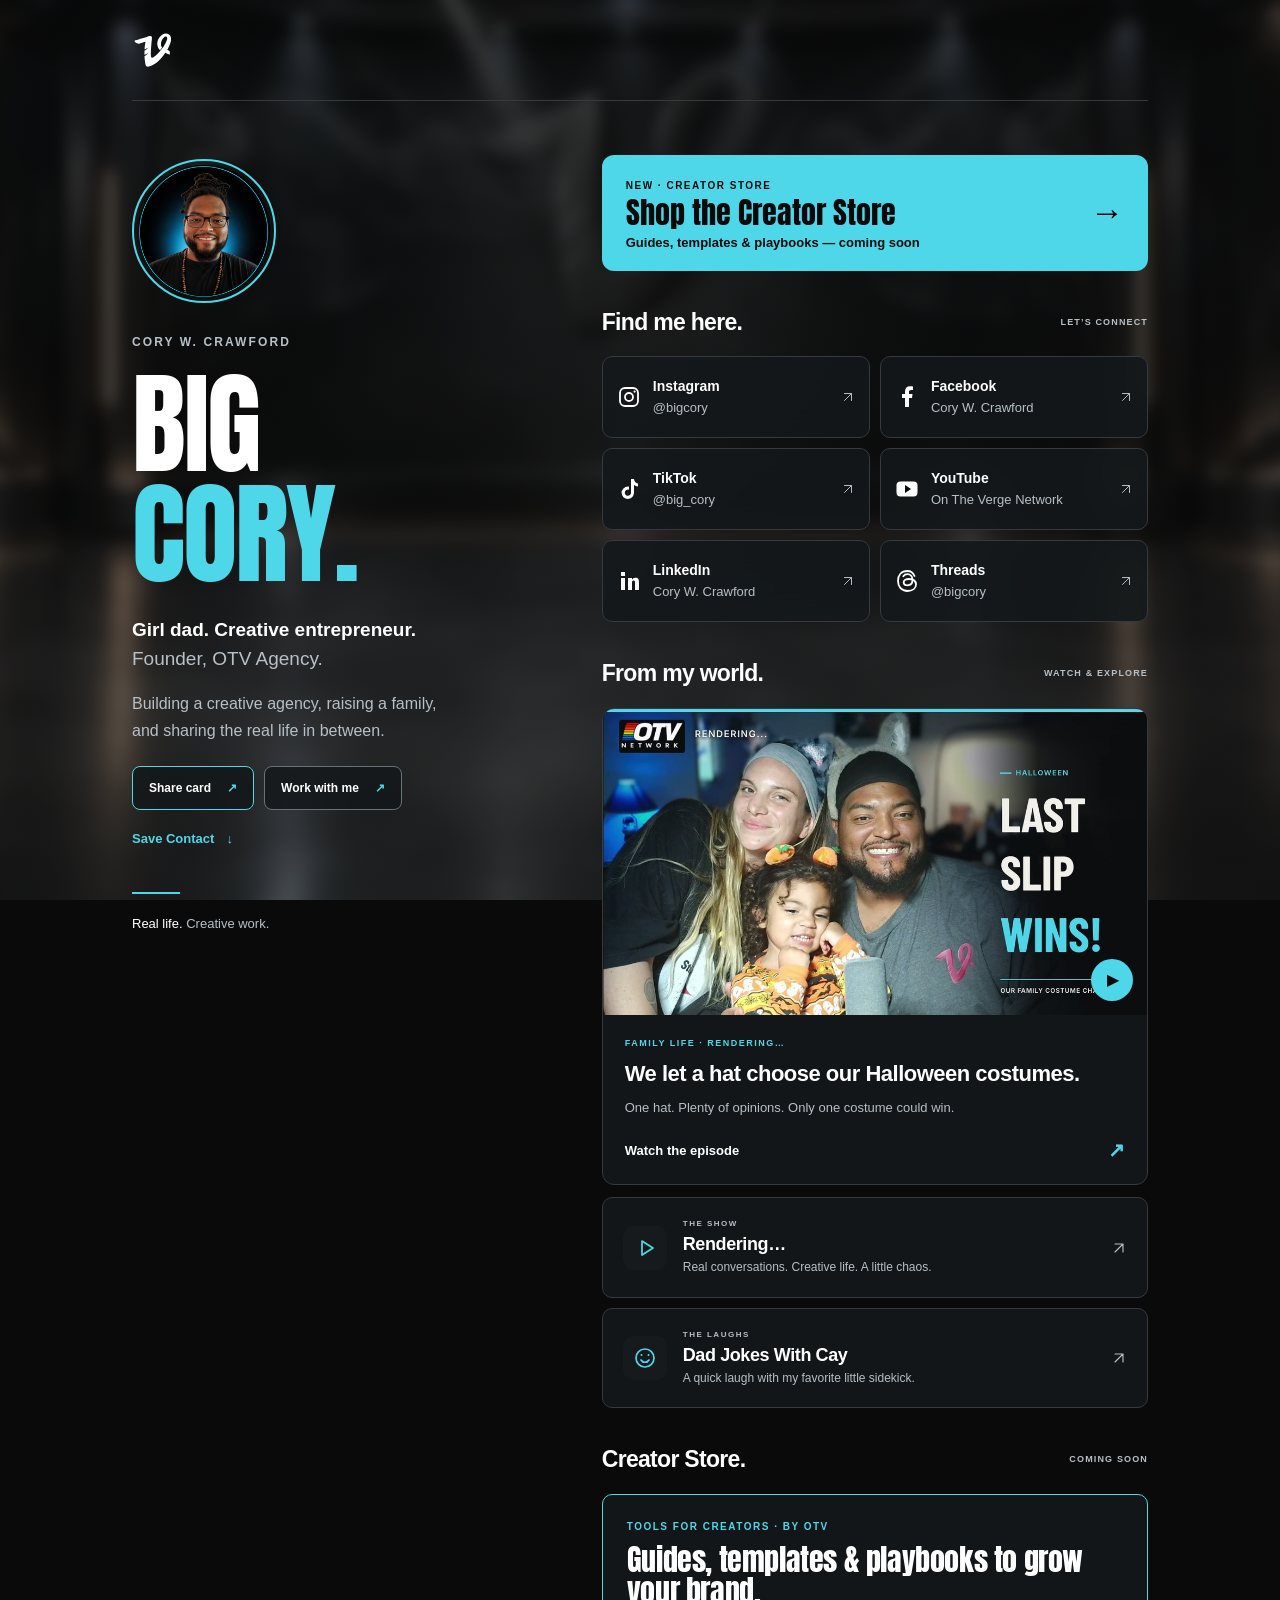
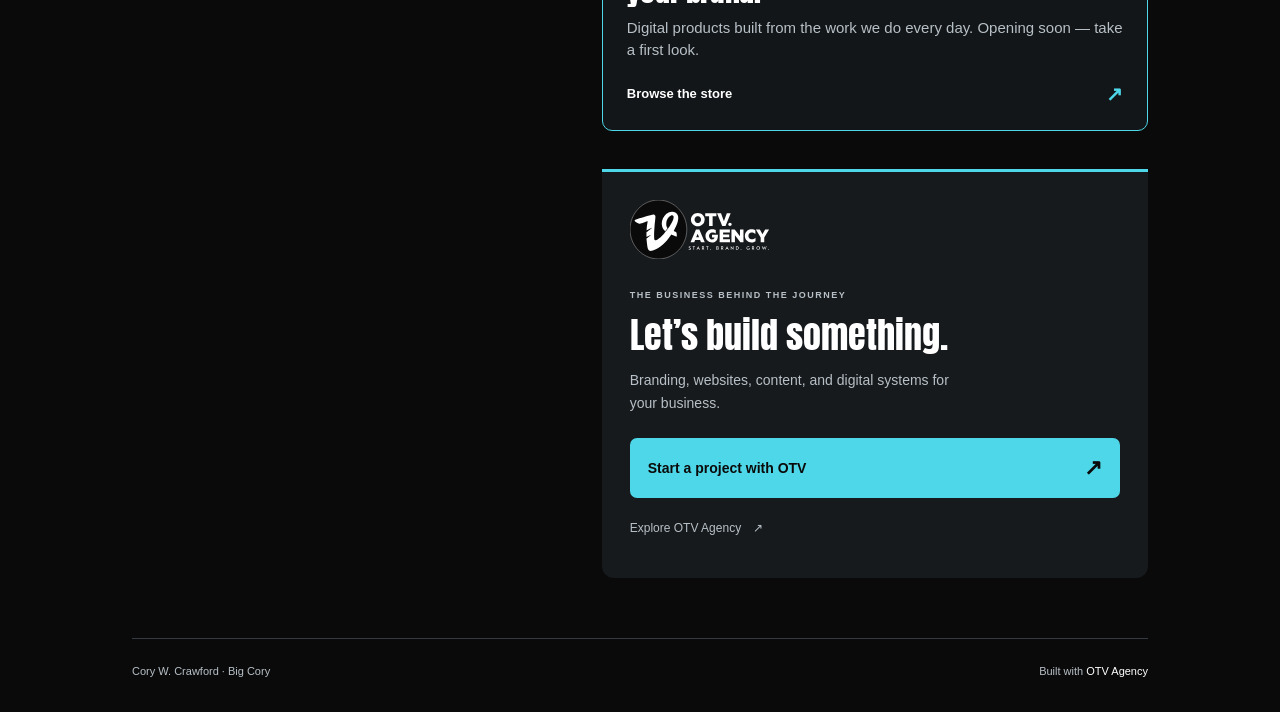
<file: index.html>
<!doctype html>
<html lang="en">
<head>
  <meta charset="utf-8">
  <meta name="viewport" content="width=device-width, initial-scale=1">
  <meta name="robots" content="noindex, nofollow">
  <meta name="theme-color" content="#0A0A0A">
  <title>Big Cory | Cory W. Crawford — Real life. Creative work.</title>
  <meta name="description" content="Find Cory W. Crawford’s social profiles, Rendering…, Dad Jokes With Cay, and OTV Agency. Follow the journey or start a creative project.">
  <meta property="og:type" content="website">
  <meta property="og:title" content="Big Cory | Cory W. Crawford — Real life. Creative work.">
  <meta property="og:description" content="Find Cory W. Crawford’s social profiles, Rendering…, Dad Jokes With Cay, and OTV Agency. Follow the journey or start a creative project.">
  <meta property="og:url" content="https://otvagency.github.io/big-cory-links-preview/">
  <meta property="og:image" content="https://otvagency.github.io/big-cory-links-preview/cory-profile.jpg">
  <meta property="og:image:alt" content="Cory W. Crawford, founder of OTV Agency">
  <link rel="icon" href="favicon.svg" type="image/svg+xml">
  <link rel="preload" href="Anton-Regular.ttf" as="font" type="font/ttf" crossorigin>
  <link rel="stylesheet" href="styles.css?v=5">
</head>
<body>
  <!-- The studio is decorative. A still image works without JavaScript or video. -->
  <div class="studio-backdrop" aria-hidden="true">
    <picture><source media="(max-width: 700px)" srcset="rendering-background-mobile.jpg"><img src="rendering-background.jpg" alt="" width="960" height="540"></picture>
    <video id="studio-video" muted playsinline loop preload="none" tabindex="-1" data-desktop="rendering-ambient-v2.mp4" data-mobile="rendering-ambient-mobile-v2.mp4"></video>
  </div>
  <a class="skip-link" href="#links">Skip to my links</a>
  <!-- Symbols are decorative: every destination has a visible text label. -->
  <svg class="icon-sprite" xmlns="http://www.w3.org/2000/svg" aria-hidden="true">
    <symbol id="icon-arrow" viewBox="0 0 24 24"><path d="M6 18 18 6M6 6h12v12" fill="none" stroke="currentColor" stroke-width="1.7" stroke-linecap="round" stroke-linejoin="round"/></symbol>
    <symbol id="icon-instagram" viewBox="0 0 24 24"><rect x="3" y="3" width="18" height="18" rx="5" fill="none" stroke="currentColor" stroke-width="1.8"/><circle cx="12" cy="12" r="4" fill="none" stroke="currentColor" stroke-width="1.8"/><circle cx="17.6" cy="6.6" r="1.1" fill="currentColor"/></symbol>
    <symbol id="icon-facebook" viewBox="0 0 24 24"><path d="M14 22v-9h3l.5-4H14V7c0-1.2.4-2 2.2-2H18V1.5c-.7-.1-1.8-.2-3-.2-3 0-5 1.8-5 5.2V9H7v4h3v9z" fill="currentColor"/></symbol>
    <symbol id="icon-tiktok" viewBox="0 0 24 24"><path d="M14 2h3c.3 2.6 1.6 4.1 4 4.5v3a9 9 0 0 1-4-1.4v7.7a6.2 6.2 0 1 1-6.2-6.2c.4 0 .8 0 1.2.1v3.1a3.1 3.1 0 1 0 2 2.9z" fill="currentColor"/></symbol>
    <symbol id="icon-youtube" viewBox="0 0 24 24"><rect x="1.5" y="4.5" width="21" height="15" rx="4" fill="currentColor"/><path d="m10 8 6 4-6 4z" fill="#0A0A0A"/></symbol>
    <symbol id="icon-linkedin" viewBox="0 0 24 24"><path d="M4 9h4v12H4zm0-6h4v4H4zm7 6h4v1.6c.7-1 1.8-1.9 3.5-1.9 3 0 3.5 2 3.5 4.6V21h-4v-7c0-1.2 0-2.5-1.5-2.5S15 12.7 15 14v7h-4z" fill="currentColor"/></symbol>
    <symbol id="icon-threads" viewBox="0 0 24 24"><path d="M19.5 7C18.2 3.8 15.9 2 12.4 2 6.2 2 3 6.1 3 12s3.5 10 9.4 10c5.4 0 8.6-2.8 8.6-6.4 0-3.6-2.7-5.6-7.1-5.6-3.4 0-5.2 1.3-5.2 3.3 0 1.8 1.6 3 3.7 3 3.2 0 5.1-2.3 5.1-5.5 0-3.4-1.8-5.6-5.1-5.6-1.8 0-3.3.8-4.1 2" fill="none" stroke="currentColor" stroke-width="1.8" stroke-linecap="round"/></symbol>
    <symbol id="icon-play" viewBox="0 0 24 24"><path d="m9 5 11 7-11 7z" fill="none" stroke="currentColor" stroke-width="1.7" stroke-linejoin="round"/></symbol>
    <symbol id="icon-smile" viewBox="0 0 24 24"><circle cx="12" cy="12" r="9" fill="none" stroke="currentColor" stroke-width="1.7"/><path d="M8 14c1.7 3 6.3 3 8 0" fill="none" stroke="currentColor" stroke-width="1.7" stroke-linecap="round"/><circle cx="8.5" cy="9" r="1" fill="currentColor"/><circle cx="15.5" cy="9" r="1" fill="currentColor"/></symbol>
  </svg>
  <div class="page-shell">
    <header class="topbar">
      <a class="wordmark" href="#top" aria-label="Big Cory, back to top"><svg class="verge-symbol" viewBox="12 32 145 126" xmlns="http://www.w3.org/2000/svg" aria-hidden="true"><path fill="currentColor" d="M59.7,154.8c-4-1.1-5.5-3.7-6.8-11.2-.5-3.1-1.8-13.6-2.4-19.9-.3-2.7-.5-5.2-.6-5.5,0-.5,0-.6,1.3-1.4,1.5-1,12.9-9.9,12.8-10-.2-.2-7.6,2.6-11.3,4.4-1.4.7-2.6,1.2-2.7,1.1-.2-.1-.2-10.1,0-12.6v-1.7c.1,0,1.3-.8,1.3-.8,2-1.3,14.1-11.2,14.9-12.1.1-.2-.4,0-1.2.4-3,1.4-11.5,5.6-12.9,6.4-.8.5-1.5.8-1.6.8-.2,0-.1-1.3.1-5.5.4-5.5,1.4-13.4,2.6-19.3.5-2.5.5-2.9,0-2.9s-5.1,1.5-11,3.3c-13,4-12.3,3.8-13.9,3.8-1.6,0-3.1-.4-5.4-1.6-1.9-1-6.3-3.8-7.4-4.8-2.2-1.9-1.8-4.7.8-5.6,1.6-.6,35.8-10.8,42-12.5,11.5-3.2,11.3-3.1,12.7-3.1,2.4.2,4.9,1.7,5.7,3.8.6,1.5.6,2.9,0,8.6-.9,8.2-1.5,14-2.4,25.6-1,12.8-1.2,17.4-1.2,24.6,0,7.8.4,12.4,1,13.8.4.7,1.3,1.4,2.4,1.7,2,.5,4.2-.3,8.3-3,5.1-3.5,9.4-7.2,14.6-12.9,1.4-1.5,3.4-3.7,4.4-4.8,2.9-3.1,8.8-10.8,10.6-13.1,4.7-6.4,7.4-10.6,11.3-17.8,5-9.3,6.7-13.9,6.7-18.3,0-2-.1-2.8-.6-3.8-.9-1.8-2.2-2.6-4.3-2.6-2.6,0-5.2,1.5-8.8,5.1-5.7,5.6-8.7,13.1-8.7,21.4s.7,6.8,2,10.3l1.9,3.1-3.5,4.5c-1.9,2.5-3.6,4.6-3.7,4.6-.3,0-3.2-3-4.8-5.2-1.5-2-3.2-5.5-4-8-3.7-11.1-.9-24.3,7.2-34.1,3.7-4.4,7.3-7.3,11.9-9.7,7.6-3.8,15.5-3.6,21.8.7,2.6,1.8,4.4,3.9,5.8,6.9,1.3,2.8,1.7,4.3,1.8,8,.2,7.3-1.7,15.1-6.4,25.7-1.3,3-4.6,9.5-6.2,12.5-.6,1.1-1,2.1-1,2.2,0,.1,1.5.9,3.3,1.7,2.8,1.3,3.3,1.6,4.1,2.4,1.3,1.4,1.6,3.3,1.9,9.3v2.9c.1,0-.4.5-.4.5-.3.3-.7.5-1,.5-.5,0-3.1-1.1-11.8-4.9-1.7-.7-3.2-1.3-3.3-1.3-.1,0-.9,1.1-1.8,2.4-8.4,12.4-15.1,20.2-23.9,27.8-10,8.6-20.8,15.1-30.6,18.4-3.5,1.2-7.7,1.6-9.8,1Z"/></svg></a>
    </header>
    <main id="top" class="hub">
      <section class="identity" aria-labelledby="name">
        <div class="portrait-wrap"><img class="portrait" src="cory-profile.jpg" alt="Cory W. Crawford smiling, wearing glasses" width="144" height="144" fetchpriority="high"></div>
        <p class="eyebrow personal-name">Cory W. Crawford</p>
        <h1 id="name">BIG <span>CORY.</span></h1>
        <p class="intro">Girl dad. Creative entrepreneur.<br><span>Founder, OTV Agency.</span></p>
        <p class="bio">Building a creative agency, raising a family, and sharing the real life in between.</p>
        <div class="card-actions" aria-label="Digital business card">
          <button class="card-share" id="share-card" type="button" hidden>Share card <span aria-hidden="true">↗</span></button>
          <a class="card-save" href="#work">Work with me <span aria-hidden="true">↗</span></a>
        </div>
        <a class="contact-save-link" href="cory-crawford.vcf" download="Cory-W-Crawford.vcf">Save Contact <span aria-hidden="true">↓</span></a>
        <p class="share-status" id="share-status" role="status" hidden></p>
        <div class="identity-rule" aria-hidden="true"></div>
        <p class="signature">Real life. <span>Creative work.</span></p>
      </section>
      <div class="destinations">
        <a class="store-banner" href="store/"><span><small class="eyebrow">NEW · CREATOR STORE</small><strong>Shop the Creator Store</strong><small class="store-banner-sub">Guides, templates &amp; playbooks — coming soon</small></span><span class="store-banner-arrow" aria-hidden="true">→</span></a>
        <section id="links" aria-labelledby="connect-title">
          <div class="section-header"><h2 id="connect-title">Find me here.</h2><span class="eyebrow">LET’S CONNECT</span></div>
          <nav class="social-grid" aria-label="Cory’s social profiles">
            <a class="social-link" href="https://www.instagram.com/bigcory/"><svg class="icon" aria-hidden="true"><use href="#icon-instagram"></use></svg><span><strong>Instagram</strong><small>@bigcory</small></span><svg class="icon" aria-hidden="true"><use href="#icon-arrow"></use></svg></a>
<a class="social-link" href="https://www.facebook.com/cory.w.crawford.7"><svg class="icon" aria-hidden="true"><use href="#icon-facebook"></use></svg><span><strong>Facebook</strong><small>Cory W. Crawford</small></span><svg class="icon" aria-hidden="true"><use href="#icon-arrow"></use></svg></a>
<a class="social-link" href="https://www.tiktok.com/@big_cory"><svg class="icon" aria-hidden="true"><use href="#icon-tiktok"></use></svg><span><strong>TikTok</strong><small>@big_cory</small></span><svg class="icon" aria-hidden="true"><use href="#icon-arrow"></use></svg></a>
<a class="social-link" href="https://www.youtube.com/@OnTheVergeNetwork"><svg class="icon" aria-hidden="true"><use href="#icon-youtube"></use></svg><span><strong>YouTube</strong><small>On The Verge Network</small></span><svg class="icon" aria-hidden="true"><use href="#icon-arrow"></use></svg></a>
<a class="social-link" href="https://www.linkedin.com/in/cory-crawford-4b9b2820b/"><svg class="icon" aria-hidden="true"><use href="#icon-linkedin"></use></svg><span><strong>LinkedIn</strong><small>Cory W. Crawford</small></span><svg class="icon" aria-hidden="true"><use href="#icon-arrow"></use></svg></a>
<a class="social-link" href="https://www.threads.com/@bigcory"><svg class="icon" aria-hidden="true"><use href="#icon-threads"></use></svg><span><strong>Threads</strong><small>@bigcory</small></span><svg class="icon" aria-hidden="true"><use href="#icon-arrow"></use></svg></a>
          </nav>
        </section>
        <section class="featured" aria-labelledby="featured-title">
          <div class="section-header"><h2 id="featured-title">From my world.</h2><span class="eyebrow">WATCH &amp; EXPLORE</span></div>
          <a class="feature-card" href="https://www.youtube.com/watch?v=V3x-1SN7t8w">
            <div class="feature-media"><img src="halloween-episode.jpg" alt="Cory, Claire, and Cay in the Rendering Halloween episode thumbnail, with the headline Last Slip Wins." width="1280" height="720" loading="lazy"><span class="play-badge" aria-hidden="true">▶</span></div>
            <div class="feature-copy"><p class="eyebrow">FAMILY LIFE · RENDERING…</p><h3>We let a hat choose our Halloween costumes.</h3><p>One hat. Plenty of opinions. Only one costume could win.</p><span class="feature-cta">Watch the episode <span aria-hidden="true">↗</span></span></div>
          </a>
          <div class="project-list">
            <a class="project-link" href="https://www.youtube.com/playlist?list=PLNuQVVNTiVEM"><span class="project-icon"><svg class="icon" aria-hidden="true"><use href="#icon-play"></use></svg></span><span><small class="eyebrow">THE SHOW</small><strong>Rendering…</strong><small class="project-description">Real conversations. Creative life. A little chaos.</small></span><svg class="icon" aria-hidden="true"><use href="#icon-arrow"></use></svg></a>
<a class="project-link" href="https://www.youtube.com/playlist?list=PLIUER3_x49p04q3ptnMb3ZY2Dj0nWWdQi"><span class="project-icon"><svg class="icon" aria-hidden="true"><use href="#icon-smile"></use></svg></span><span><small class="eyebrow">THE LAUGHS</small><strong>Dad Jokes With Cay</strong><small class="project-description">A quick laugh with my favorite little sidekick.</small></span><svg class="icon" aria-hidden="true"><use href="#icon-arrow"></use></svg></a>
          </div>
        </section>
        <section id="store" class="store" aria-labelledby="store-title">
          <div class="section-header"><h2 id="store-title">Creator Store.</h2><span class="eyebrow">COMING SOON</span></div>
          <a class="store-card" href="store/">
            <p class="eyebrow">TOOLS FOR CREATORS · BY OTV</p>
            <h3>Guides, templates &amp; playbooks to grow your brand.</h3>
            <p>Digital products built from the work we do every day. Opening soon — take a first look.</p>
            <span class="feature-cta">Browse the store <span aria-hidden="true">↗</span></span>
          </a>
        </section>
        <section id="work" class="work-card" aria-labelledby="work-title">
          <a href="https://otv.agency/" class="agency-logo-link" aria-label="Visit OTV Agency"><img src="otv-agency.svg" alt="OTV Agency" width="140" height="60" loading="lazy"></a>
          <p class="eyebrow">THE BUSINESS BEHIND THE JOURNEY</p>
          <h2 id="work-title">Let’s build something.</h2>
          <p>Branding, websites, content, and digital systems for your business.</p>
          <a class="business-cta" href="https://onthevergemarketing.com/contact-2/">Start a project with OTV <span aria-hidden="true">↗</span></a>
          <a class="agency-site" href="https://otv.agency/">Explore OTV Agency <span aria-hidden="true">↗</span></a>
        </section>
      </div>
    </main>
    <footer><span>Cory W. Crawford · Big Cory</span><span>Built with <a href="https://otv.agency/">OTV Agency</a></span></footer>
  </div>
  <script src="background.js?v=5" defer></script>
</body>
</html>
</file>
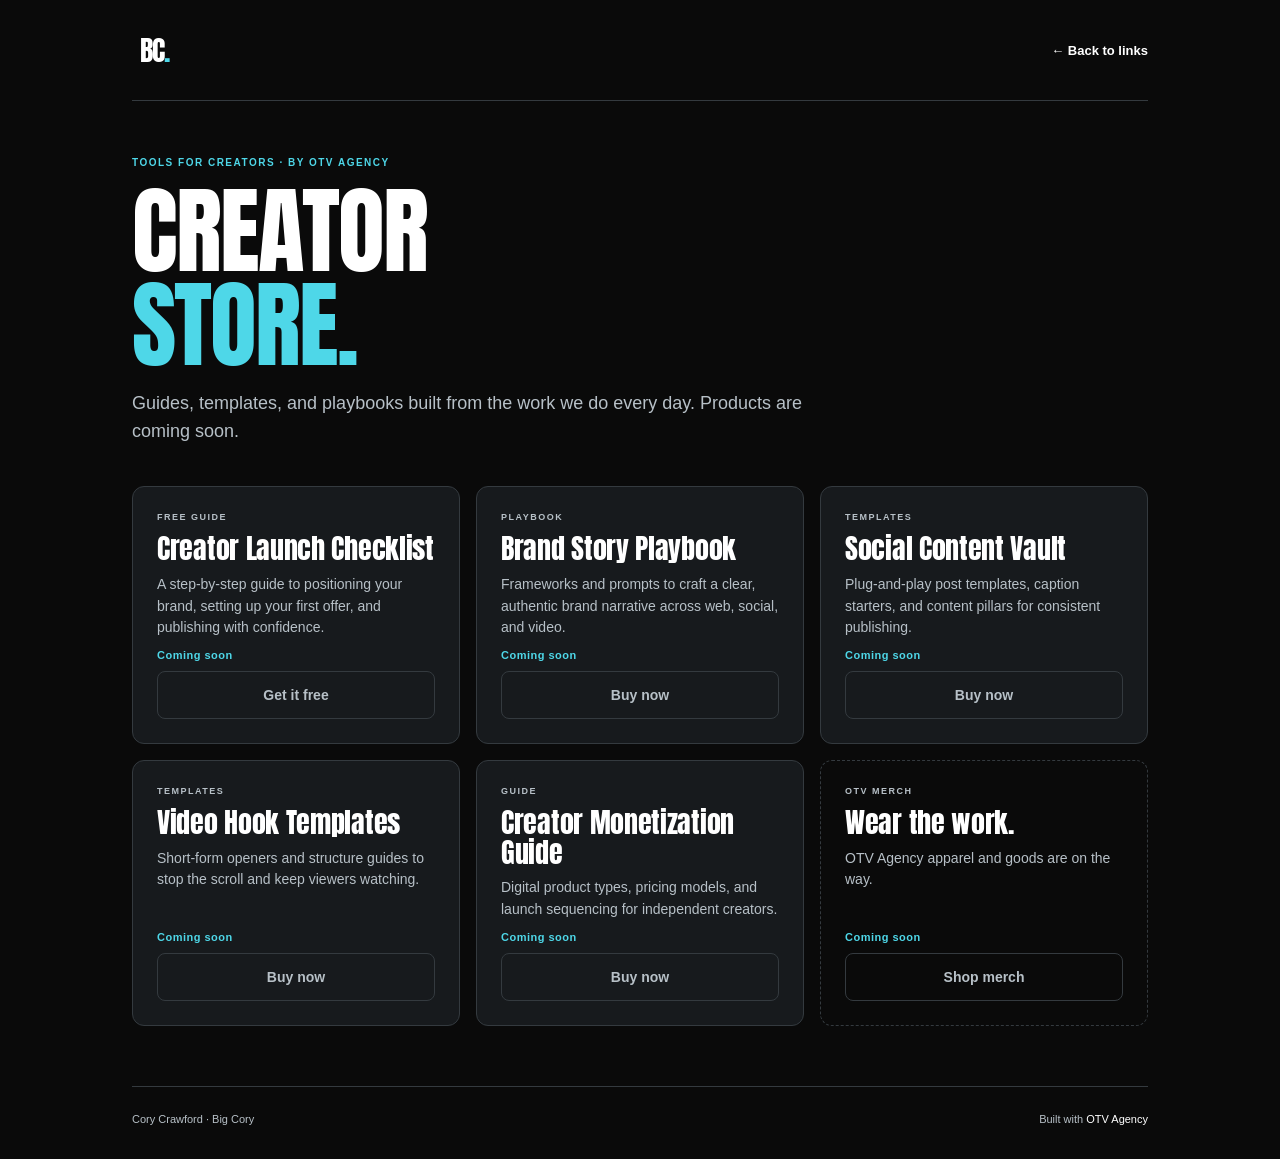
<file: store/index.html>
<!doctype html>
<html lang="en">
<head>
  <meta charset="utf-8">
  <meta name="viewport" content="width=device-width, initial-scale=1">
  <meta name="robots" content="noindex, nofollow">
  <meta name="theme-color" content="#0A0A0A">
  <title>Creator Store | Big Cory</title>
  <meta name="description" content="Guides, templates, and playbooks from Cory Crawford and OTV Agency. Coming soon.">
  <link rel="icon" href="../favicon.svg" type="image/svg+xml">
  <link rel="preload" href="../Anton-Regular.ttf" as="font" type="font/ttf" crossorigin>
  <link rel="stylesheet" href="../styles.css">
  <link rel="stylesheet" href="store.css">
</head>
<body>
  <div class="page-shell">
    <header class="topbar">
      <a class="wordmark" href="../" aria-label="Big Cory, back to links">BC<span>.</span></a>
      <a class="top-cta" href="../">← Back to links</a>
    </header>
    <main class="store-page">
      <section class="store-hero" aria-labelledby="store-title">
        <p class="eyebrow">TOOLS FOR CREATORS · BY OTV AGENCY</p>
        <h1 id="store-title">CREATOR <span>STORE.</span></h1>
        <p class="store-lede">Guides, templates, and playbooks built from the work we do every day. Products are coming soon.</p>
      </section>
      <!--
        PRODUCTS: each card's buy button reads its URL from STORE_CONFIG in store.js
        (matched by data-product). Placeholders are "#" — swap in WooCommerce
        product or add-to-cart/checkout URLs when the store is live.
      -->
      <ul class="product-grid" aria-label="Creator Store products">
        <li class="product" data-product="creator-launch-checklist"><small class="eyebrow">FREE GUIDE</small><h2>Creator Launch Checklist</h2><p>A step-by-step guide to positioning your brand, setting up your first offer, and publishing with confidence.</p><span class="soon">Coming soon</span><a class="buy" href="#" aria-disabled="true">Get it free</a></li>
        <li class="product" data-product="brand-story-playbook"><small class="eyebrow">PLAYBOOK</small><h2>Brand Story Playbook</h2><p>Frameworks and prompts to craft a clear, authentic brand narrative across web, social, and video.</p><span class="soon">Coming soon</span><a class="buy" href="#" aria-disabled="true">Buy now</a></li>
        <li class="product" data-product="social-content-vault"><small class="eyebrow">TEMPLATES</small><h2>Social Content Vault</h2><p>Plug-and-play post templates, caption starters, and content pillars for consistent publishing.</p><span class="soon">Coming soon</span><a class="buy" href="#" aria-disabled="true">Buy now</a></li>
        <li class="product" data-product="video-hook-templates"><small class="eyebrow">TEMPLATES</small><h2>Video Hook Templates</h2><p>Short-form openers and structure guides to stop the scroll and keep viewers watching.</p><span class="soon">Coming soon</span><a class="buy" href="#" aria-disabled="true">Buy now</a></li>
        <li class="product" data-product="creator-monetization-guide"><small class="eyebrow">GUIDE</small><h2>Creator Monetization Guide</h2><p>Digital product types, pricing models, and launch sequencing for independent creators.</p><span class="soon">Coming soon</span><a class="buy" href="#" aria-disabled="true">Buy now</a></li>
        <li class="product merch" data-product="otv-merch"><small class="eyebrow">OTV MERCH</small><h2>Wear the work.</h2><p>OTV Agency apparel and goods are on the way.</p><span class="soon">Coming soon</span><a class="buy" href="#" aria-disabled="true">Shop merch</a></li>
      </ul>
    </main>
    <footer><span>Cory Crawford · Big Cory</span><span>Built with <a href="https://otv.agency/">OTV Agency</a></span></footer>
  </div>
  <script src="store.js"></script>
</body>
</html>
</file>
<file: styles.css>
/* All assets are local. Keep the locked brand colors here for easy revision. */
@font-face { font-family: Anton; src: url("Anton-Regular.ttf") format("truetype"); font-weight: 400; font-style: normal; font-display: swap; }
:root { color-scheme: dark; --black:#0A0A0A; --white:#FFFFFF; --cyan:#4ED7E8; --muted:#B7C0C7; --panel:#171A1D; --line:#343A3F; }
* { box-sizing:border-box; }
html { scroll-behavior:smooth; scroll-padding-top:24px; }
body { margin:0; background:var(--black); color:var(--white); font-family:Arial,Helvetica,sans-serif; -webkit-font-smoothing:antialiased; }
a { color:inherit; text-decoration:none; }
img { display:block; max-width:100%; }
button, a { -webkit-tap-highlight-color:transparent; }
a:focus-visible { outline:3px solid var(--cyan); outline-offset:5px; }
::selection { background:var(--cyan); color:var(--black); }
.skip-link { position:fixed; z-index:5; top:12px; left:12px; padding:12px 16px; color:var(--black); background:var(--cyan); transform:translateY(-180%); }
.skip-link:focus { transform:translateY(0); }
.icon-sprite { position:absolute; width:0; height:0; overflow:hidden; }
.icon { width:24px; height:24px; flex-shrink:0; }
.page-shell { max-width:1120px; margin:auto; padding:0 52px; }
.topbar { display:flex; align-items:center; justify-content:space-between; padding:28px 0; border-bottom:1px solid var(--line); }
.wordmark { font-family:Anton,Impact,sans-serif; font-size:28px; letter-spacing:-1px; }
.wordmark span { color:var(--cyan); }
.top-cta { font-size:13px; font-weight:700; min-height:44px; display:flex; align-items:center; gap:18px; }
.top-cta span { color:var(--cyan); font-size:20px; }
.hub { display:grid; grid-template-columns:minmax(0, .85fr) minmax(0, 1.15fr); gap:66px; padding:54px 0 60px; align-items:start; }
/* A fixed identity column on wide screens keeps personal context beside the links. */
.identity { position:sticky; top:46px; padding-top:4px; }
.portrait-wrap { width:144px; height:144px; border-radius:50%; border:2px solid var(--cyan); padding:4px; margin-bottom:30px; }
.portrait { width:100%; height:100%; border-radius:50%; object-fit:cover; }
.eyebrow { font-size:10px; letter-spacing:1.5px; font-weight:700; line-height:1.5; margin:0; }
.personal-name { color:var(--muted); font-size:12px; letter-spacing:2.1px; margin-bottom:18px; text-transform:uppercase; }
h1 { font-family:Anton,Impact,sans-serif; font-weight:400; font-size:112px; line-height:.98; letter-spacing:-2px; margin:0 0 26px; }
h1 span { display:block; color:var(--cyan); }
.intro { font-size:19px; font-weight:700; line-height:1.55; margin:0 0 18px; }
.intro span { color:var(--muted); font-weight:400; }
.bio { max-width:320px; font-size:16px; color:var(--muted); line-height:1.65; margin:0; }
.identity-rule { width:48px; height:2px; background:var(--cyan); margin:32px 0 20px; }
.signature { font-size:13px; line-height:1.5; margin:0; color:var(--white); }
.signature span { color:var(--muted); }
.destinations { min-width:0; }
.section-header { display:flex; align-items:center; justify-content:space-between; gap:12px; margin-bottom:20px; }
h2 { font-size:23px; font-weight:700; letter-spacing:-.7px; line-height:1.2; margin:0; }
.section-header .eyebrow { color:var(--muted); font-size:9px; letter-spacing:1.15px; text-align:right; }
.social-grid { display:grid; grid-template-columns:repeat(2,minmax(0,1fr)); gap:10px; }
.social-link { min-height:82px; padding:16px 14px; display:flex; align-items:center; gap:12px; background:var(--panel); border:1px solid var(--line); border-radius:10px; transition:border-color .16s, background .16s; }
.social-link > span { flex:1; min-width:0; }
.social-link strong { display:block; font-size:14px; line-height:1.35; }
.social-link small { display:block; color:var(--muted); font-size:13px; line-height:1.4; margin-top:4px; }
.social-link > .icon:last-child { width:14px; height:14px; color:var(--muted); }
.social-link:hover, .project-link:hover { background:#20252A; border-color:var(--cyan); }
.featured { margin-top:38px; }
.feature-card { display:block; border:1px solid var(--line); border-radius:12px; overflow:hidden; background:var(--panel); transition:border-color .16s; }
.feature-card:hover { border-color:var(--cyan); }
.feature-media { position:relative; }
.feature-media img { width:100%; height:auto; aspect-ratio:16/9; object-fit:cover; }
.play-badge { position:absolute; bottom:14px; right:14px; width:42px; height:42px; border-radius:50%; background:var(--cyan); color:var(--black); display:grid; place-items:center; padding-left:2px; font-size:16px; }
.feature-copy { padding:22px; }
.feature-copy .eyebrow { color:var(--cyan); font-size:9px; }
h3 { font-size:22px; line-height:1.24; letter-spacing:-.5px; margin:10px 0; }
.feature-copy > p:not(.eyebrow) { font-size:13px; line-height:1.6; color:var(--muted); margin:0; }
.feature-cta { display:flex; align-items:center; justify-content:space-between; margin-top:20px; font-size:13px; font-weight:700; }
.feature-cta > span { font-size:20px; color:var(--cyan); }
.project-list { display:grid; gap:10px; margin-top:12px; }
.project-link { min-height:98px; display:flex; gap:16px; align-items:center; padding:20px; border:1px solid var(--line); border-radius:10px; transition:border-color .16s, background .16s; }
.project-icon { background:var(--panel); border-radius:10px; height:44px; width:44px; flex-shrink:0; display:grid; place-items:center; color:var(--cyan); }
.project-link > span:nth-child(2) { flex:1; min-width:0; }
.project-link .eyebrow { color:var(--muted); font-size:8px; display:block; }
.project-link strong { display:block; font-size:18px; letter-spacing:-.4px; margin:4px 0; }
.project-description { display:block; font-size:12px; color:var(--muted); line-height:1.45; }
.project-link > .icon { width:16px; height:16px; color:var(--muted); }
.work-card { position:relative; margin-top:38px; padding:28px; border-top:3px solid var(--cyan); border-radius:0 0 12px 12px; background:var(--panel); }
.agency-logo-link { display:inline-block; margin:0 0 25px; }
.agency-logo-link img { width:140px; height:60px; object-fit:contain; object-position:left; }
.work-card > .eyebrow { color:var(--muted); font-size:9px; }
.work-card h2 { font-family:Anton,Impact,sans-serif; font-weight:400; font-size:36px; margin-top:12px; letter-spacing:0; }
.work-card > p:not(.eyebrow) { color:var(--muted); font-size:14px; line-height:1.6; max-width:340px; margin:12px 0 24px; }
.business-cta { display:flex; align-items:center; justify-content:space-between; padding:17px 18px; background:var(--cyan); color:var(--black); border-radius:7px; font-size:14px; font-weight:700; min-height:54px; gap:12px; }
.business-cta:hover { background:var(--white); }
.business-cta span { font-size:22px; }
.agency-site { display:inline-flex; min-height:44px; align-items:center; gap:12px; font-size:12px; color:var(--muted); margin-top:8px; }
.agency-site:hover, footer a:hover { color:var(--cyan); }
footer { border-top:1px solid var(--line); padding:24px 0 32px; display:flex; justify-content:space-between; gap:16px; color:var(--muted); font-size:11px; line-height:1.5; }
footer a { color:var(--white); }
@media (max-width:920px) { .page-shell { padding:0 30px; } .hub { gap:36px; grid-template-columns:minmax(0,.7fr) minmax(0,1.3fr); } h1 { font-size:94px; } .intro { font-size:17px; } .social-link { gap:8px; padding:14px 11px; } }
/* The single-column phone layout keeps every link comfortably tappable. */
@media (max-width:700px) {
  .page-shell { padding:0 22px; max-width:520px; }
  .topbar { padding:14px 0; }
  .hub { display:block; padding:28px 0 36px; }
  .identity { position:static; text-align:center; padding:0; margin-bottom:34px; }
  .portrait-wrap { width:114px; height:114px; margin:0 auto 20px; }
  .personal-name { font-size:10px; margin-bottom:10px; }
  h1 { font-size:64px; line-height:1.05; letter-spacing:-1px; margin-bottom:18px; }
  h1 span { display:inline; }
  .intro { font-size:16px; line-height:1.5; margin-bottom:13px; }
  .bio { font-size:14px; max-width:300px; margin:auto; line-height:1.6; }
  .identity-rule, .signature { display:none; }
  h2 { font-size:21px; }
  .section-header { margin-bottom:16px; }
  .social-link { min-height:78px; padding:14px 11px; gap:9px; }
  .social-link > .icon:first-child { width:21px; height:21px; }
  .social-link > .icon:last-child { width:12px; height:12px; }
  .social-link strong { font-size:13px; }
  .social-link small { font-size:12px; }
  .featured { margin-top:30px; }
  .feature-copy { padding:20px; }
  .feature-copy h3 { font-size:22px; }
  .project-link { padding:17px; gap:13px; }
  .work-card { margin-top:30px; padding:25px; }
  footer { flex-direction:column; align-items:center; gap:6px; padding:24px 0; }
}
@media (max-width:359px) { .page-shell { padding:0 16px; } h1 { font-size:58px; } .section-header .eyebrow { font-size:8px; } .social-link > .icon:last-child { display:none; } .social-link { padding:13px 10px; } }
@media (prefers-reduced-motion:reduce) { html { scroll-behavior:auto; } * { transition:none !important; } }

/* Creator Store (phase 1 teaser) */
.store { margin-top:38px; }
@media (max-width:700px) { .store { margin-top:30px; } }
.store-card { display:block; padding:24px; border:1px solid var(--cyan); border-radius:10px; background:linear-gradient(135deg,#0F2A2E 0%,var(--panel) 70%); transition:background .16s; }
.store-card:hover { background:#20252A; }
.store-card .eyebrow { color:var(--cyan); }
.store-card h3 { font-family:Anton,Impact,sans-serif; font-weight:400; font-size:30px; line-height:1.05; letter-spacing:-.4px; margin:10px 0; }
.store-card p:not(.eyebrow) { color:var(--muted); font-size:15px; line-height:1.5; margin:0 0 16px; }
.store-teasers { list-style:none; padding:0; margin:12px 0 0; display:grid; grid-template-columns:repeat(2,minmax(0,1fr)); gap:12px; }
.store-teasers li { padding:16px; border:1px solid var(--line); border-radius:10px; display:flex; flex-direction:column; gap:6px; }
.store-teasers .eyebrow { color:var(--muted); font-size:8px; }
.store-teasers strong { font-size:15px; letter-spacing:-.3px; line-height:1.25; }
.store-teasers .soon { margin-top:auto; font-size:11px; font-weight:700; color:var(--cyan); letter-spacing:.5px; }
.merch-tile { border-style:dashed !important; background:var(--panel); }
@media (max-width:359px) { .store-teasers { grid-template-columns:1fr; } .store-card h3 { font-size:26px; } }

/* High-placement Creator Store banner */
.store-banner { display:flex; align-items:center; gap:16px; min-height:88px; padding:20px 24px; margin-bottom:38px; border-radius:12px; background:var(--cyan); color:var(--black); transition:transform .16s, box-shadow .16s; }
.store-banner:hover { transform:translateY(-2px); box-shadow:0 10px 30px rgba(78,215,232,.25); }
.store-banner > span:first-child { flex:1; min-width:0; }
.store-banner strong { display:block; font-family:Anton,Impact,sans-serif; font-weight:400; font-size:30px; line-height:1.05; margin:4px 0; }
.store-banner-sub { font-size:13px; font-weight:700; }
.store-banner-arrow { font-size:34px; font-weight:700; }
.store-banner:focus-visible { outline-color:var(--white); }
@media (max-width:700px) { .store-banner { margin-bottom:30px; } .store-banner strong { font-size:26px; } }

/* Frosted Rendering set: soften the media while keeping all foreground text sharp. */
body { isolation: isolate; }
.studio-backdrop { position: fixed; inset: 0; z-index: -1; overflow: hidden; pointer-events: none; background: #0A0A0A; }
.studio-backdrop picture, .studio-backdrop img, .studio-backdrop video { position: absolute; inset: 0; width: 100%; height: 100%; object-fit: cover; }
.studio-backdrop picture, .studio-backdrop video { filter: blur(7px) saturate(.65); transform: scale(1.04); }
.studio-backdrop video { opacity: 0; }
.studio-backdrop.is-ready video { opacity: 1; }
.studio-backdrop::after { content: ""; position: absolute; inset: 0; background: linear-gradient(90deg, rgba(10,10,10,.53), rgba(10,10,10,.64)), rgba(30,40,43,.14); }
.page-shell { position: relative; }
.social-link, .feature-card, .project-link, .store-card { background: rgba(20,24,27,.88); backdrop-filter: blur(16px); -webkit-backdrop-filter: blur(16px); }
.topbar-actions { display: flex; align-items: center; gap: 18px; }
.motion-toggle { font: inherit; font-size: 11px; font-weight: 600; color: #fff; background: rgba(20,24,27,.8); border: 1px solid #677378; border-radius: 20px; padding: 8px 12px; min-height: 36px; cursor: pointer; }
.motion-toggle:hover { border-color: #4ED7E8; }
.motion-toggle:focus-visible { outline: 2px solid #4ED7E8; outline-offset: 4px; }
.motion-toggle[hidden] { display: none; }
@media (max-width: 700px) {
  .studio-backdrop::after { background: rgba(10,10,10,.56); }
  .topbar-actions { gap: 12px; }
}

/* Reuse the original Verge symbol path with no circular badge or background. */
.wordmark { display: flex; align-items: center; justify-content: center; width: 44px; height: 44px; }
.verge-symbol { display: block; width: 40px; height: 36px; }
.speed-control { width: 158px; color: #fff; }
.speed-control[hidden] { display: none; }
.speed-heading { display: flex; align-items: center; justify-content: space-between; gap: 12px; font-size: 11px; font-weight: 600; }
.speed-heading output { color: #4ED7E8; font-variant-numeric: tabular-nums; }
#motion-speed { display: block; width: 100%; height: 28px; margin: 0; accent-color: #4ED7E8; cursor: pointer; }
#motion-speed:focus-visible { outline: 2px solid #4ED7E8; outline-offset: 3px; border-radius: 4px; }
@media (max-width: 700px) {
  .topbar { display: grid; grid-template-columns: 84px minmax(0,1fr); gap: 8px 12px; }
  .wordmark { grid-column: 1; grid-row: 1; }
  .topbar-actions { display: contents; }
  .top-cta { grid-column: 2; grid-row: 1; justify-self: end; }
  .motion-toggle { grid-column: 1; grid-row: 2; justify-self: start; min-width: 78px; }
  .speed-control { grid-column: 2; grid-row: 2; width: 100%; }
}

/* Share the public card or save its verified name, agency and web links as a contact. */
.card-actions { display: flex; flex-wrap: wrap; gap: 10px; margin-top: 22px; }
.card-share, .card-save { display: inline-flex; align-items: center; justify-content: center; gap: 16px; min-height: 44px; padding: 10px 16px; border: 1px solid #677378; border-radius: 8px; color: #fff; background: rgba(20,24,27,.85); font: inherit; font-size: 12px; font-weight: 700; cursor: pointer; }
.card-share { border-color: #4ED7E8; }
.card-share span, .card-save span { color: #4ED7E8; }
.card-share[hidden], .share-status[hidden] { display: none; }
.card-share:hover, .card-save:hover { border-color: #4ED7E8; }
.card-share:focus-visible, .card-save:focus-visible { outline: 2px solid #4ED7E8; outline-offset: 4px; }
.share-status { color: #4ED7E8; font-size: 12px; line-height: 1.5; overflow-wrap: anywhere; margin: 12px 0 0; }
@media (max-width:700px) { .card-actions { justify-content: center; } }

.card-help { margin-top: 14px; max-width: 340px; font-size: 12px; line-height: 1.6; color: #C2C9CD; }
.card-help summary { cursor: pointer; color: #fff; padding: 6px 0; }
.card-help summary:focus-visible { outline: 2px solid #4ED7E8; outline-offset: 4px; }
.card-help p { margin: 8px 0; }
@media (max-width:700px) { .card-help { margin-left: auto; margin-right: auto; } }

/* The production card keeps one clear contact download beneath the main actions. */
.contact-save-link { display: inline-flex; align-items: center; gap: 12px; min-height: 44px; margin-top: 6px; padding: 6px 0; color: #4ED7E8; font-size: 13px; font-weight: 600; }
.contact-save-link:hover { color: #fff; }
.contact-save-link:focus-visible { outline: 2px solid #4ED7E8; outline-offset: 4px; }
</file>
<file: store/store.css>
/* Creator Store page — builds on ../styles.css tokens */
.store-page { padding:54px 0 60px; }
.store-hero { max-width:720px; margin-bottom:40px; }
.store-hero .eyebrow { color:var(--cyan); }
.store-hero h1 { font-size:96px; margin:14px 0 18px; }
.store-hero h1 span { color:var(--cyan); }
.store-lede { color:var(--muted); font-size:18px; line-height:1.55; margin:0; }
.product-grid { list-style:none; padding:0; margin:0; display:grid; grid-template-columns:repeat(3,minmax(0,1fr)); gap:16px; }
.product { display:flex; flex-direction:column; gap:10px; padding:24px; border:1px solid var(--line); border-radius:12px; background:var(--panel); transition:border-color .16s; }
.product:hover { border-color:var(--cyan); }
.product .eyebrow { color:var(--muted); font-size:9px; }
.product h2 { font-family:Anton,Impact,sans-serif; font-weight:400; font-size:28px; line-height:1.05; letter-spacing:-.3px; margin:0; }
.product p { color:var(--muted); font-size:14px; line-height:1.55; margin:0; flex:1; }
.product .soon { font-size:11px; font-weight:700; letter-spacing:.5px; color:var(--cyan); }
.product .buy { display:flex; align-items:center; justify-content:center; min-height:48px; border-radius:8px; background:var(--cyan); color:var(--black); font-weight:700; font-size:14px; }
.product .buy[aria-disabled="true"] { background:transparent; color:var(--muted); border:1px solid var(--line); cursor:not-allowed; }
.product.is-live .soon { display:none; }
.product.merch { border-style:dashed; background:transparent; }
@media (max-width:920px) { .product-grid { grid-template-columns:repeat(2,minmax(0,1fr)); } .store-hero h1 { font-size:76px; } }
@media (max-width:700px) { .store-page { padding:36px 0 44px; } .product-grid { grid-template-columns:1fr; } .store-hero h1 { font-size:58px; } .store-lede { font-size:16px; } }
</file>
